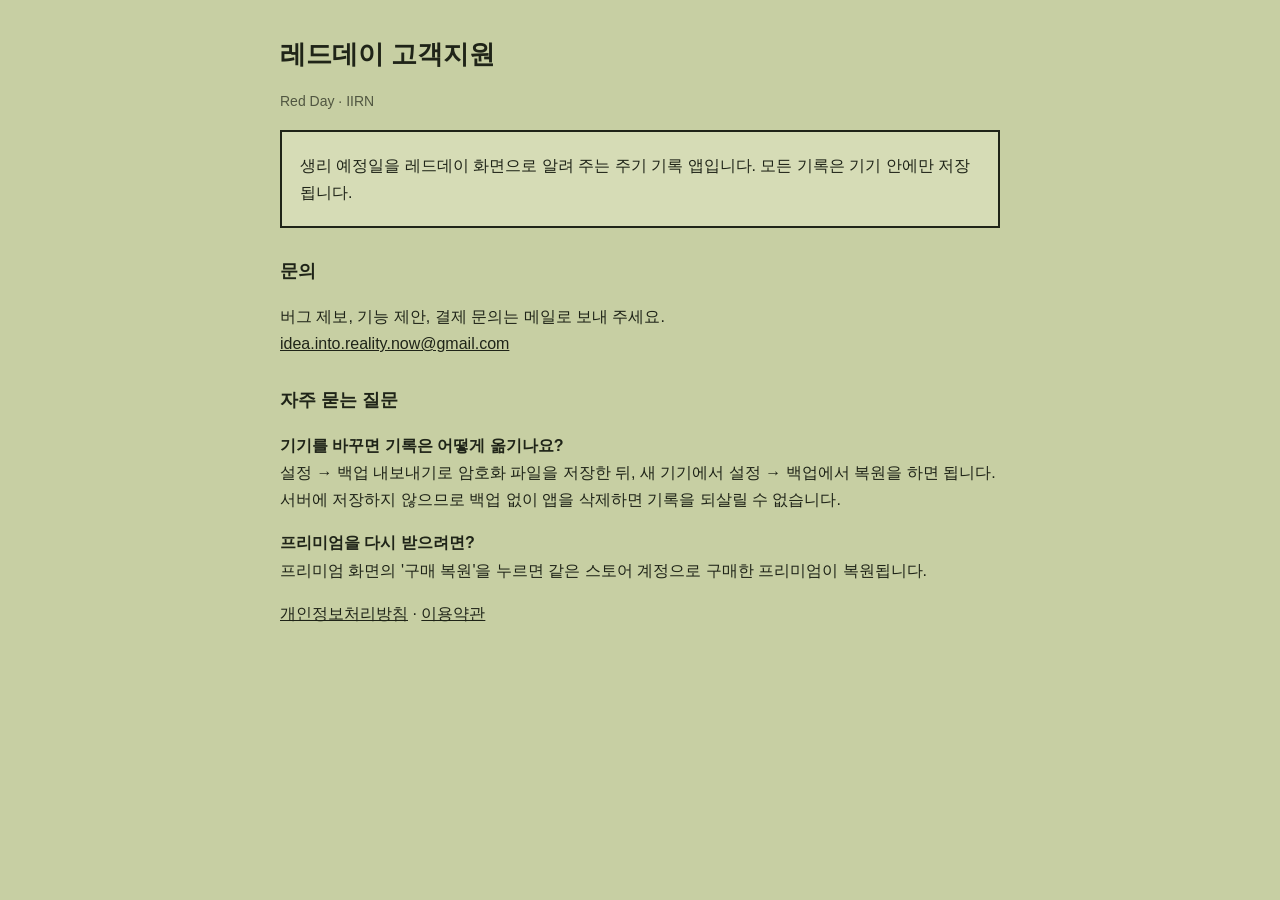
<file: index.html>
<!doctype html><html lang="ko"><head><meta charset="utf-8"><meta name="viewport" content="width=device-width,initial-scale=1"><title>레드데이 고객지원</title><link rel="stylesheet" href="style.css"></head><body><main>
<h1>레드데이 고객지원</h1>
<p class="meta">Red Day · IIRN</p>
<section><p>생리 예정일을 레드데이 화면으로 알려 주는 주기 기록 앱입니다. 모든 기록은 기기 안에만 저장됩니다.</p></section>
<h2>문의</h2>
<p>버그 제보, 기능 제안, 결제 문의는 메일로 보내 주세요.<br><a href="mailto:idea.into.reality.now@gmail.com">idea.into.reality.now@gmail.com</a></p>
<h2>자주 묻는 질문</h2>
<p><strong>기기를 바꾸면 기록은 어떻게 옮기나요?</strong><br>설정 → 백업 내보내기로 암호화 파일을 저장한 뒤, 새 기기에서 설정 → 백업에서 복원을 하면 됩니다. 서버에 저장하지 않으므로 백업 없이 앱을 삭제하면 기록을 되살릴 수 없습니다.</p>
<p><strong>프리미엄을 다시 받으려면?</strong><br>프리미엄 화면의 '구매 복원'을 누르면 같은 스토어 계정으로 구매한 프리미엄이 복원됩니다.</p>
<p><a href="privacy.html">개인정보처리방침</a> · <a href="terms.html">이용약관</a></p>
</main></body></html>
</file>
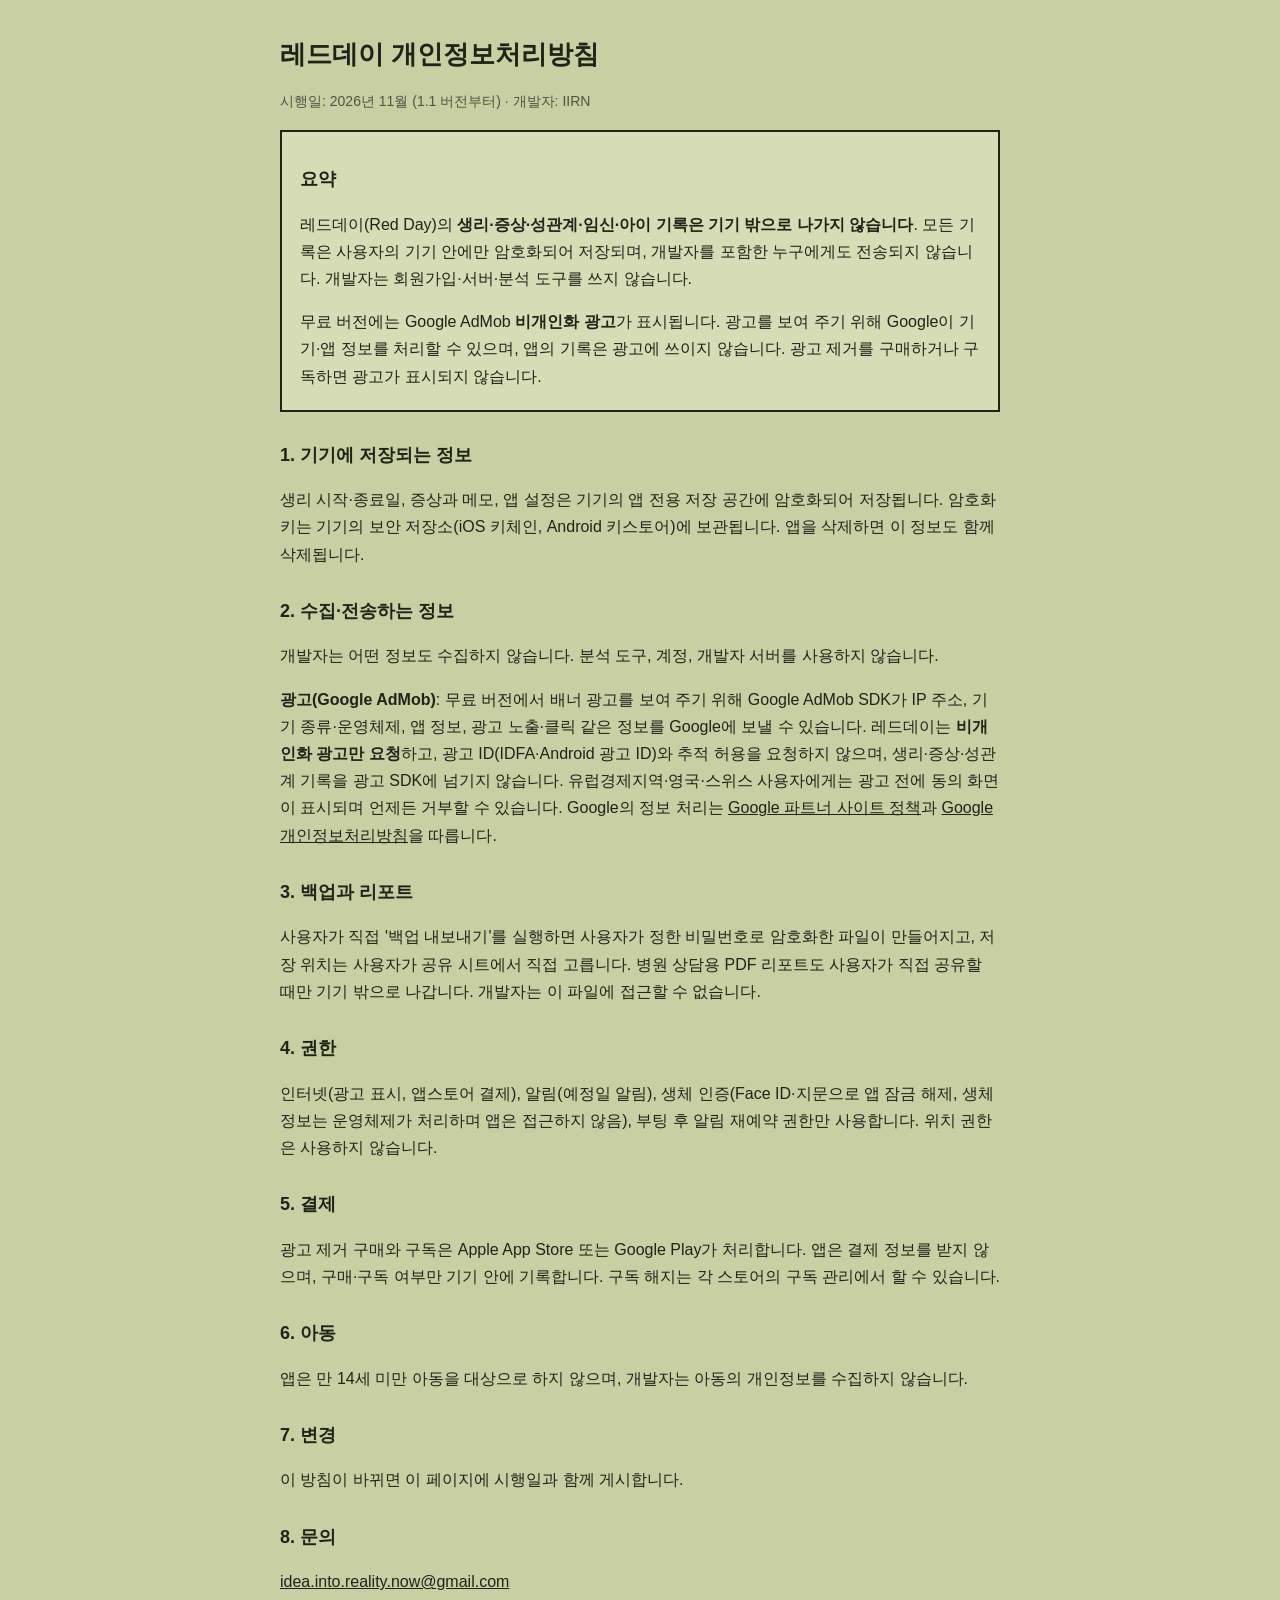
<file: privacy.html>
<!doctype html><html lang="ko"><head><meta charset="utf-8"><meta name="viewport" content="width=device-width,initial-scale=1"><title>레드데이 개인정보처리방침</title><link rel="stylesheet" href="style.css"></head><body><main>
<h1>레드데이 개인정보처리방침</h1>
<p class="meta">시행일: 2026년 11월 (1.1 버전부터) · 개발자: IIRN</p>
<section>
<h2>요약</h2>
<p>레드데이(Red Day)의 <strong>생리·증상·성관계·임신·아이 기록은 기기 밖으로 나가지 않습니다</strong>. 모든 기록은 사용자의 기기 안에만 암호화되어 저장되며, 개발자를 포함한 누구에게도 전송되지 않습니다. 개발자는 회원가입·서버·분석 도구를 쓰지 않습니다.</p>
<p>무료 버전에는 Google AdMob <strong>비개인화 광고</strong>가 표시됩니다. 광고를 보여 주기 위해 Google이 기기·앱 정보를 처리할 수 있으며, 앱의 기록은 광고에 쓰이지 않습니다. 광고 제거를 구매하거나 구독하면 광고가 표시되지 않습니다.</p>
</section>
<h2>1. 기기에 저장되는 정보</h2>
<p>생리 시작·종료일, 증상과 메모, 앱 설정은 기기의 앱 전용 저장 공간에 암호화되어 저장됩니다. 암호화 키는 기기의 보안 저장소(iOS 키체인, Android 키스토어)에 보관됩니다. 앱을 삭제하면 이 정보도 함께 삭제됩니다.</p>
<h2>2. 수집·전송하는 정보</h2>
<p>개발자는 어떤 정보도 수집하지 않습니다. 분석 도구, 계정, 개발자 서버를 사용하지 않습니다.</p>
<p><strong>광고(Google AdMob)</strong>: 무료 버전에서 배너 광고를 보여 주기 위해 Google AdMob SDK가 IP 주소, 기기 종류·운영체제, 앱 정보, 광고 노출·클릭 같은 정보를 Google에 보낼 수 있습니다. 레드데이는 <strong>비개인화 광고만 요청</strong>하고, 광고 ID(IDFA·Android 광고 ID)와 추적 허용을 요청하지 않으며, 생리·증상·성관계 기록을 광고 SDK에 넘기지 않습니다. 유럽경제지역·영국·스위스 사용자에게는 광고 전에 동의 화면이 표시되며 언제든 거부할 수 있습니다. Google의 정보 처리는 <a href="https://policies.google.com/technologies/partner-sites">Google 파트너 사이트 정책</a>과 <a href="https://policies.google.com/privacy">Google 개인정보처리방침</a>을 따릅니다.</p>
<h2>3. 백업과 리포트</h2>
<p>사용자가 직접 '백업 내보내기'를 실행하면 사용자가 정한 비밀번호로 암호화한 파일이 만들어지고, 저장 위치는 사용자가 공유 시트에서 직접 고릅니다. 병원 상담용 PDF 리포트도 사용자가 직접 공유할 때만 기기 밖으로 나갑니다. 개발자는 이 파일에 접근할 수 없습니다.</p>
<h2>4. 권한</h2>
<p>인터넷(광고 표시, 앱스토어 결제), 알림(예정일 알림), 생체 인증(Face ID·지문으로 앱 잠금 해제, 생체 정보는 운영체제가 처리하며 앱은 접근하지 않음), 부팅 후 알림 재예약 권한만 사용합니다. 위치 권한은 사용하지 않습니다.</p>
<h2>5. 결제</h2>
<p>광고 제거 구매와 구독은 Apple App Store 또는 Google Play가 처리합니다. 앱은 결제 정보를 받지 않으며, 구매·구독 여부만 기기 안에 기록합니다. 구독 해지는 각 스토어의 구독 관리에서 할 수 있습니다.</p>
<h2>6. 아동</h2>
<p>앱은 만 14세 미만 아동을 대상으로 하지 않으며, 개발자는 아동의 개인정보를 수집하지 않습니다.</p>
<h2>7. 변경</h2>
<p>이 방침이 바뀌면 이 페이지에 시행일과 함께 게시합니다.</p>
<h2>8. 문의</h2>
<p><a href="mailto:idea.into.reality.now@gmail.com">idea.into.reality.now@gmail.com</a></p>
</main></body></html>
</file>
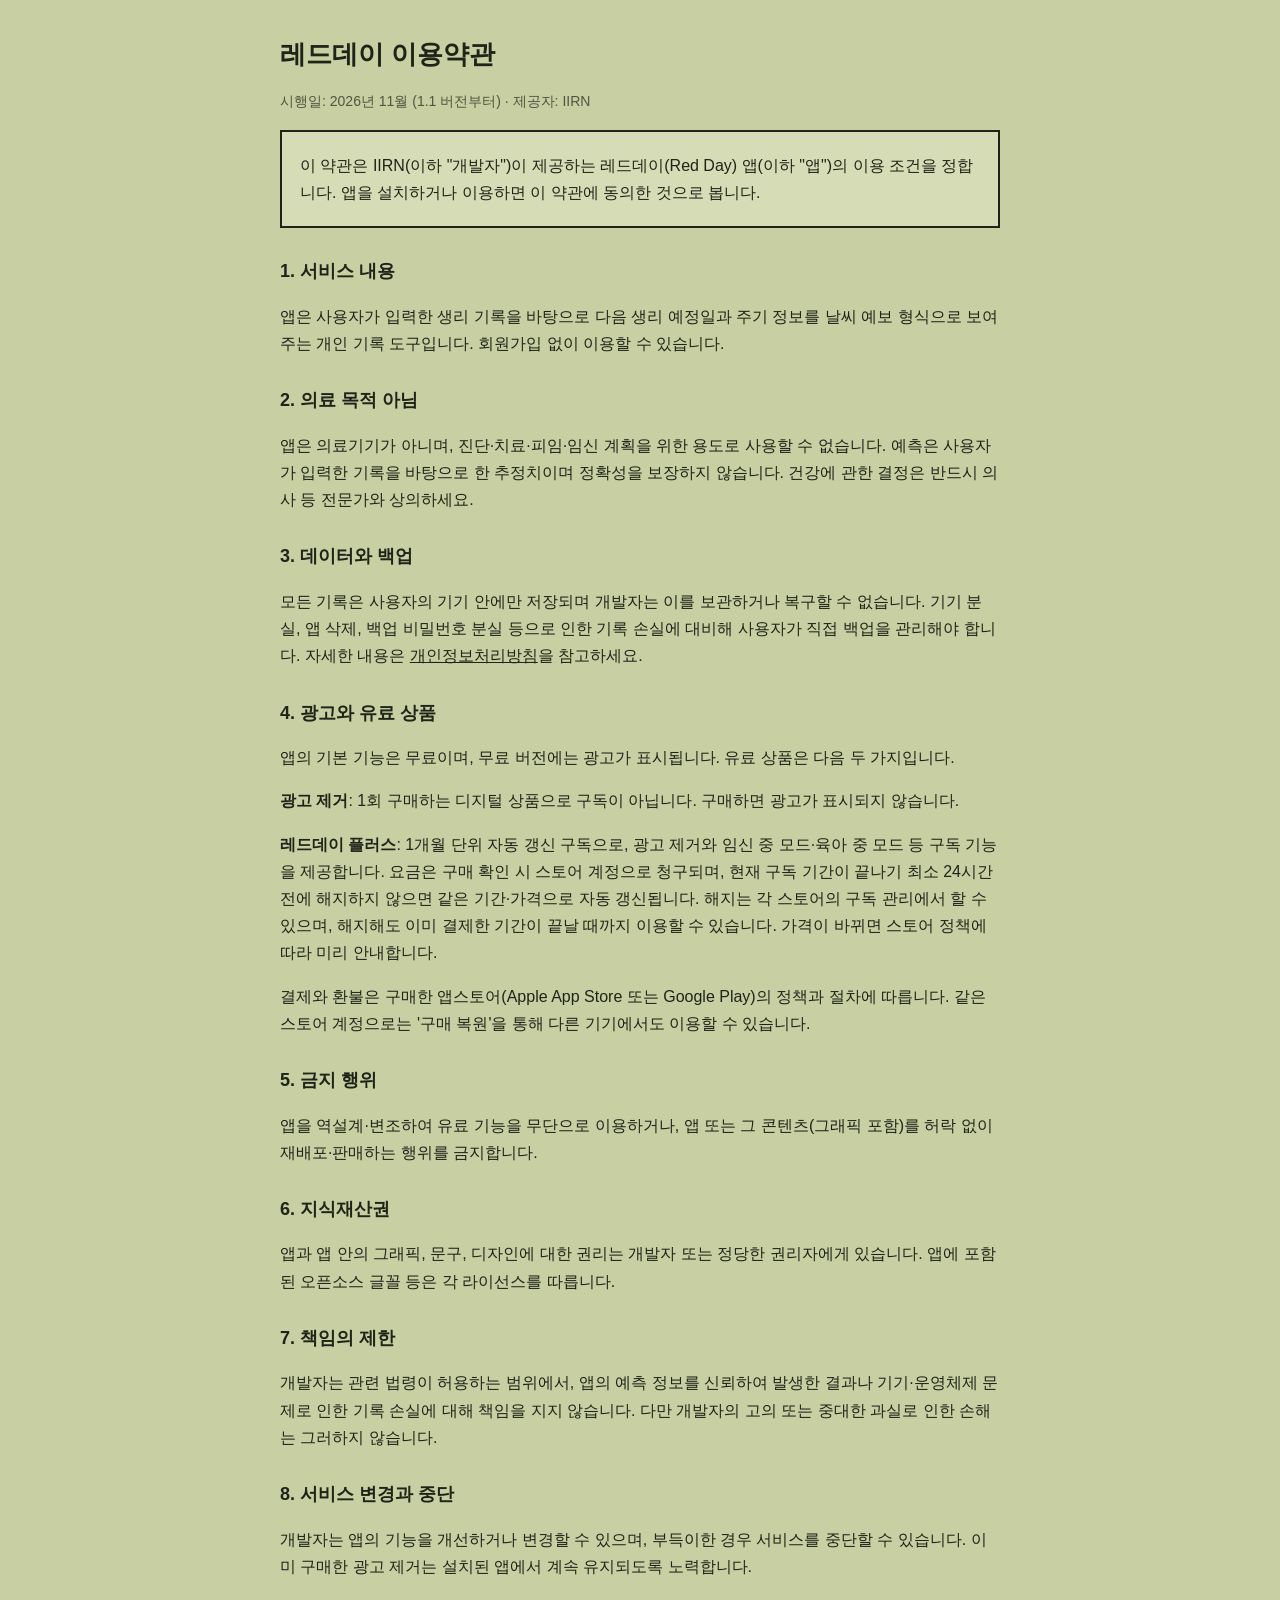
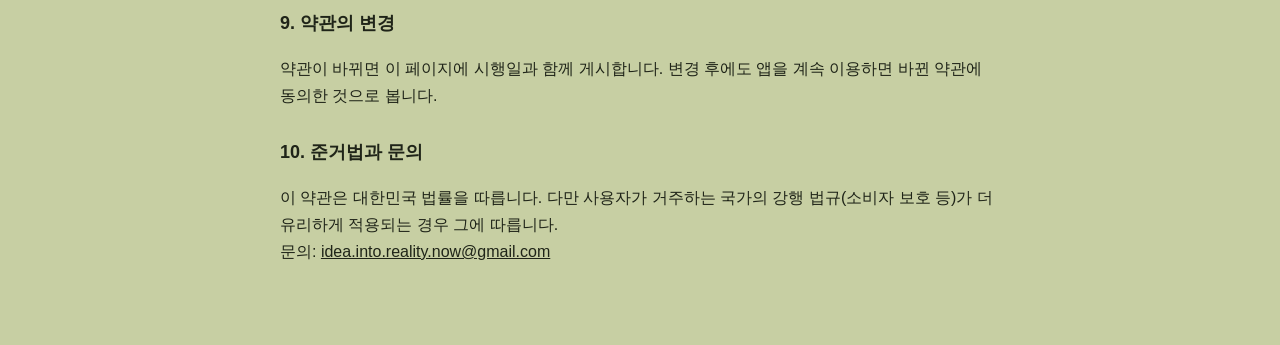
<file: terms.html>
<!doctype html><html lang="ko"><head><meta charset="utf-8"><meta name="viewport" content="width=device-width,initial-scale=1"><title>레드데이 이용약관</title><link rel="stylesheet" href="style.css"></head><body><main>
<h1>레드데이 이용약관</h1>
<p class="meta">시행일: 2026년 11월 (1.1 버전부터) · 제공자: IIRN</p>
<section>
<p>이 약관은 IIRN(이하 "개발자")이 제공하는 레드데이(Red Day) 앱(이하 "앱")의 이용 조건을 정합니다. 앱을 설치하거나 이용하면 이 약관에 동의한 것으로 봅니다.</p>
</section>
<h2>1. 서비스 내용</h2>
<p>앱은 사용자가 입력한 생리 기록을 바탕으로 다음 생리 예정일과 주기 정보를 날씨 예보 형식으로 보여 주는 개인 기록 도구입니다. 회원가입 없이 이용할 수 있습니다.</p>
<h2>2. 의료 목적 아님</h2>
<p>앱은 의료기기가 아니며, 진단·치료·피임·임신 계획을 위한 용도로 사용할 수 없습니다. 예측은 사용자가 입력한 기록을 바탕으로 한 추정치이며 정확성을 보장하지 않습니다. 건강에 관한 결정은 반드시 의사 등 전문가와 상의하세요.</p>
<h2>3. 데이터와 백업</h2>
<p>모든 기록은 사용자의 기기 안에만 저장되며 개발자는 이를 보관하거나 복구할 수 없습니다. 기기 분실, 앱 삭제, 백업 비밀번호 분실 등으로 인한 기록 손실에 대비해 사용자가 직접 백업을 관리해야 합니다. 자세한 내용은 <a href="privacy.html">개인정보처리방침</a>을 참고하세요.</p>
<h2>4. 광고와 유료 상품</h2>
<p>앱의 기본 기능은 무료이며, 무료 버전에는 광고가 표시됩니다. 유료 상품은 다음 두 가지입니다.</p>
<p><strong>광고 제거</strong>: 1회 구매하는 디지털 상품으로 구독이 아닙니다. 구매하면 광고가 표시되지 않습니다.</p>
<p><strong>레드데이 플러스</strong>: 1개월 단위 자동 갱신 구독으로, 광고 제거와 임신 중 모드·육아 중 모드 등 구독 기능을 제공합니다. 요금은 구매 확인 시 스토어 계정으로 청구되며, 현재 구독 기간이 끝나기 최소 24시간 전에 해지하지 않으면 같은 기간·가격으로 자동 갱신됩니다. 해지는 각 스토어의 구독 관리에서 할 수 있으며, 해지해도 이미 결제한 기간이 끝날 때까지 이용할 수 있습니다. 가격이 바뀌면 스토어 정책에 따라 미리 안내합니다.</p>
<p>결제와 환불은 구매한 앱스토어(Apple App Store 또는 Google Play)의 정책과 절차에 따릅니다. 같은 스토어 계정으로는 '구매 복원'을 통해 다른 기기에서도 이용할 수 있습니다.</p>
<h2>5. 금지 행위</h2>
<p>앱을 역설계·변조하여 유료 기능을 무단으로 이용하거나, 앱 또는 그 콘텐츠(그래픽 포함)를 허락 없이 재배포·판매하는 행위를 금지합니다.</p>
<h2>6. 지식재산권</h2>
<p>앱과 앱 안의 그래픽, 문구, 디자인에 대한 권리는 개발자 또는 정당한 권리자에게 있습니다. 앱에 포함된 오픈소스 글꼴 등은 각 라이선스를 따릅니다.</p>
<h2>7. 책임의 제한</h2>
<p>개발자는 관련 법령이 허용하는 범위에서, 앱의 예측 정보를 신뢰하여 발생한 결과나 기기·운영체제 문제로 인한 기록 손실에 대해 책임을 지지 않습니다. 다만 개발자의 고의 또는 중대한 과실로 인한 손해는 그러하지 않습니다.</p>
<h2>8. 서비스 변경과 중단</h2>
<p>개발자는 앱의 기능을 개선하거나 변경할 수 있으며, 부득이한 경우 서비스를 중단할 수 있습니다. 이미 구매한 광고 제거는 설치된 앱에서 계속 유지되도록 노력합니다.</p>
<h2>9. 약관의 변경</h2>
<p>약관이 바뀌면 이 페이지에 시행일과 함께 게시합니다. 변경 후에도 앱을 계속 이용하면 바뀐 약관에 동의한 것으로 봅니다.</p>
<h2>10. 준거법과 문의</h2>
<p>이 약관은 대한민국 법률을 따릅니다. 다만 사용자가 거주하는 국가의 강행 법규(소비자 보호 등)가 더 유리하게 적용되는 경우 그에 따릅니다.<br>문의: <a href="mailto:idea.into.reality.now@gmail.com">idea.into.reality.now@gmail.com</a></p>
</main></body></html>
</file>
<file: style.css>
:root{--bg:#c7cfa3;--ink:#1f2418;--card:#d6dcb6}
@media (prefers-color-scheme:dark){:root{--bg:#1f2418;--ink:#d6dcb6;--card:#2a3020}}
body{margin:0;background:var(--bg);color:var(--ink);font:16px/1.7 -apple-system,"Apple SD Gothic Neo","Noto Sans KR",sans-serif}
main{max-width:720px;margin:0 auto;padding:32px 16px 64px}
h1{font-size:26px;margin:0 0 4px}h2{font-size:18px;margin:28px 0 6px}
.meta{opacity:.7;font-size:14px}a{color:inherit}
section{background:var(--card);border:2px solid var(--ink);padding:4px 18px;margin:16px 0}
</file>
